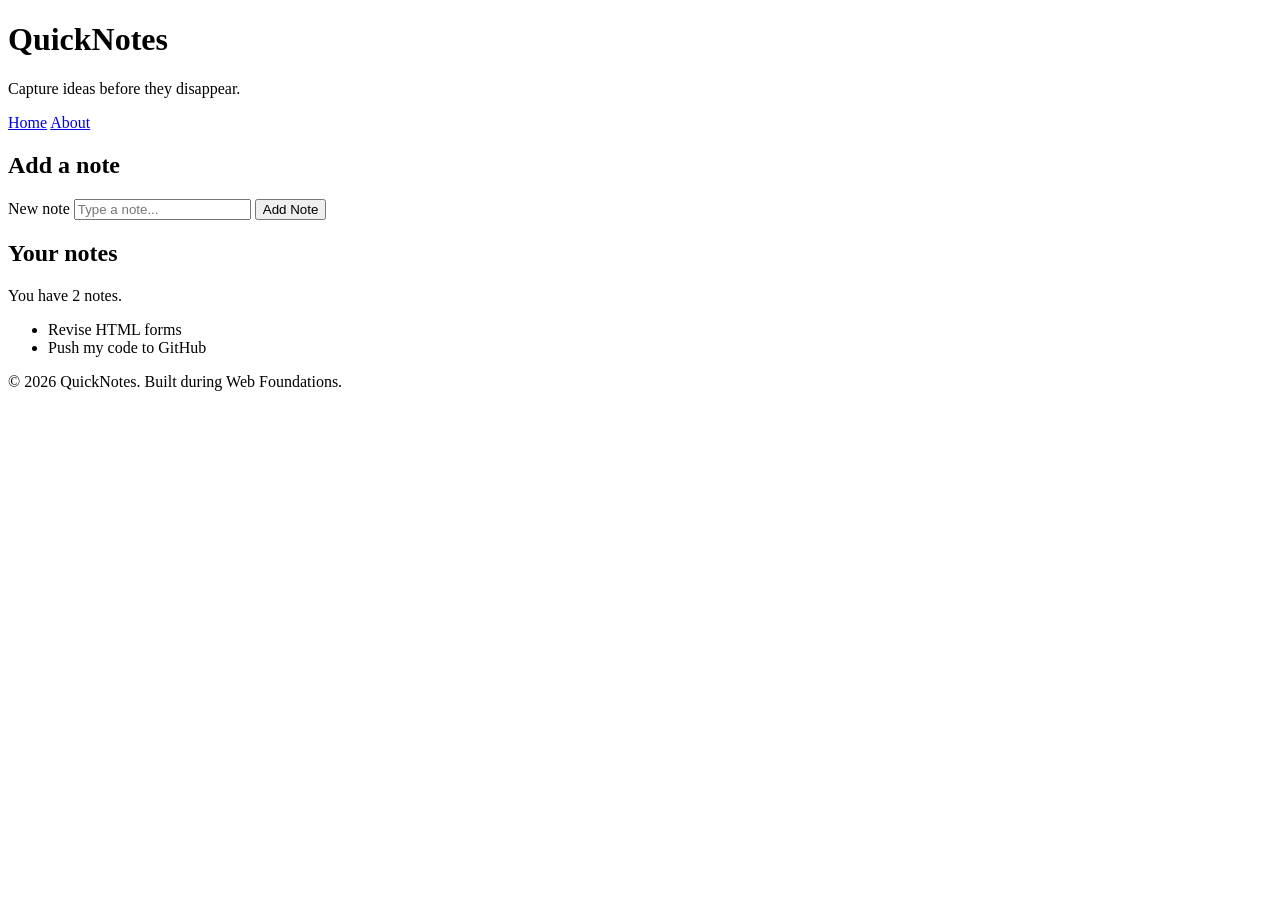
<file: day1/index.html>
<!doctype html>
<html lang="en">
  <head>
    <meta charset="UTF-8" />
    <meta name="viewport" content="width=device-width, initial-scale=1.0" />
    <title>QuickNotes</title>
  </head>
  <body>
    <header>
      <h1>QuickNotes</h1>
      <p>Capture ideas before they disappear.</p>
      <nav>
        <a href="index.html">Home</a>
        <a href="about.html">About</a>
      </nav>
    </header>

    <main>
      <section>
        <h2>Add a note</h2>
        <form id="note-form">
          <label for="note-input">New note</label>
          <input type="text" id="note-input" placeholder="Type a note..." />
          <button type="submit">Add Note</button>
        </form>
      </section>

      <section>
        <h2>Your notes</h2>
        <p id="note-count">You have 2 notes.</p>
        <ul id="notes-list">
          <li>Revise HTML forms</li>
          <li>Push my code to GitHub</li>
        </ul>
      </section>
    </main>

    <footer>
      <p>&copy; 2026 QuickNotes. Built during Web Foundations.</p>
    </footer>
  </body>
</html>
</file>
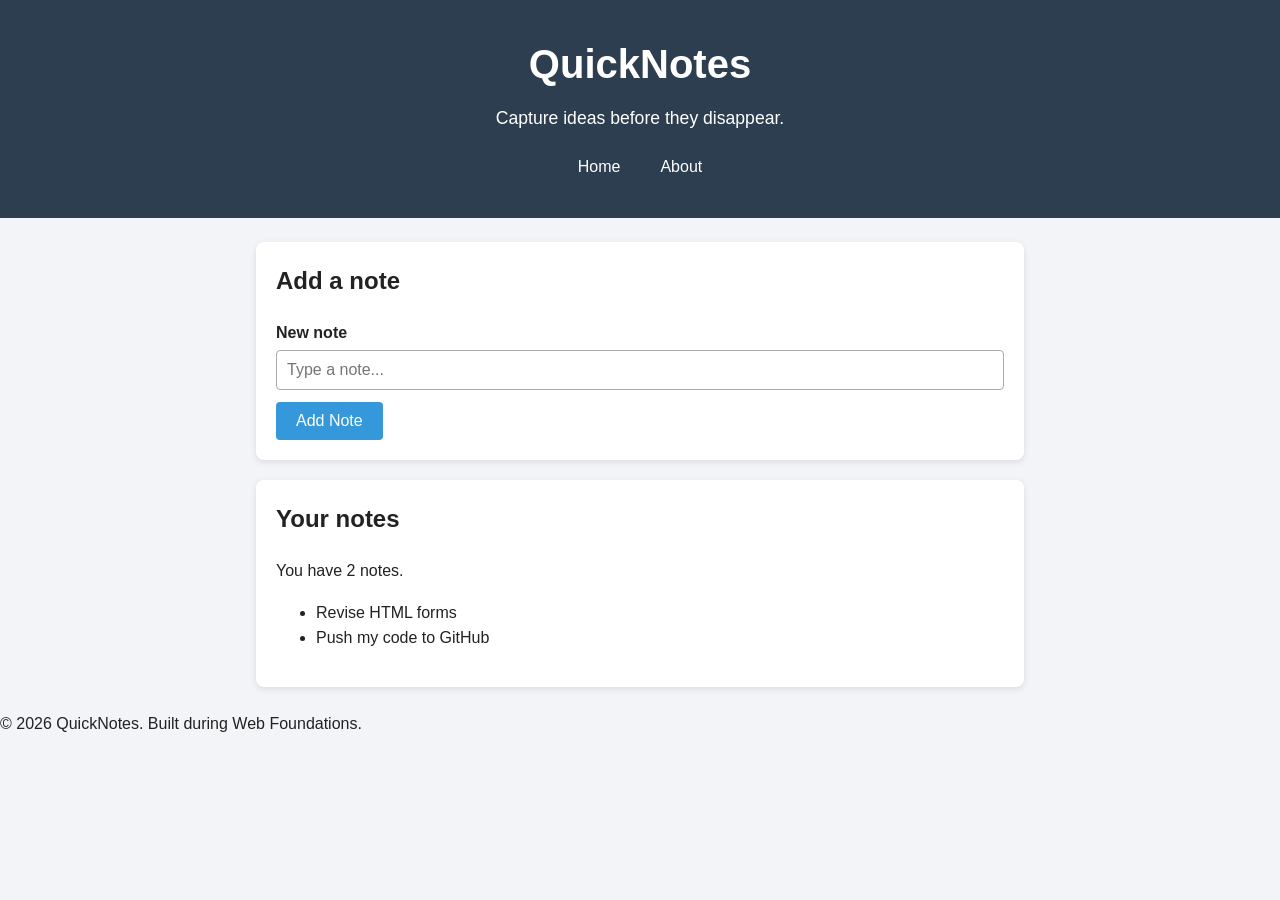
<file: day2/index.html>
<!doctype html>
<html lang="en">
  <head>
    <meta charset="UTF-8" />
    <meta name="viewport" content="width=device-width, initial-scale=1.0" />
    <title>QuickNotes</title>
    <link rel="stylesheet" href="style.css" />
  </head>
  <body>
    <header>
      <h1>QuickNotes</h1>
      <p>Capture ideas before they disappear.</p>
      <nav>
        <a href="index.html">Home</a>
        <a href="about.html">About</a>
      </nav>
    </header>

    <main>
      <section>
        <h2>Add a note</h2>
        <form id="note-form">
          <label for="note-input">New note</label>
          <input type="text" id="note-input" placeholder="Type a note..." />
          <button type="submit">Add Note</button>
        </form>
      </section>

      <section>
        <h2>Your notes</h2>
        <p id="note-count">You have 2 notes.</p>
        <ul id="notes-list">
          <li>Revise HTML forms</li>
          <li>Push my code to GitHub</li>
        </ul>
      </section>
    </main>

    <footer>
      <p>&copy; 2026 QuickNotes. Built during Web Foundations.</p>
    </footer>
  </body>
</html>
</file>
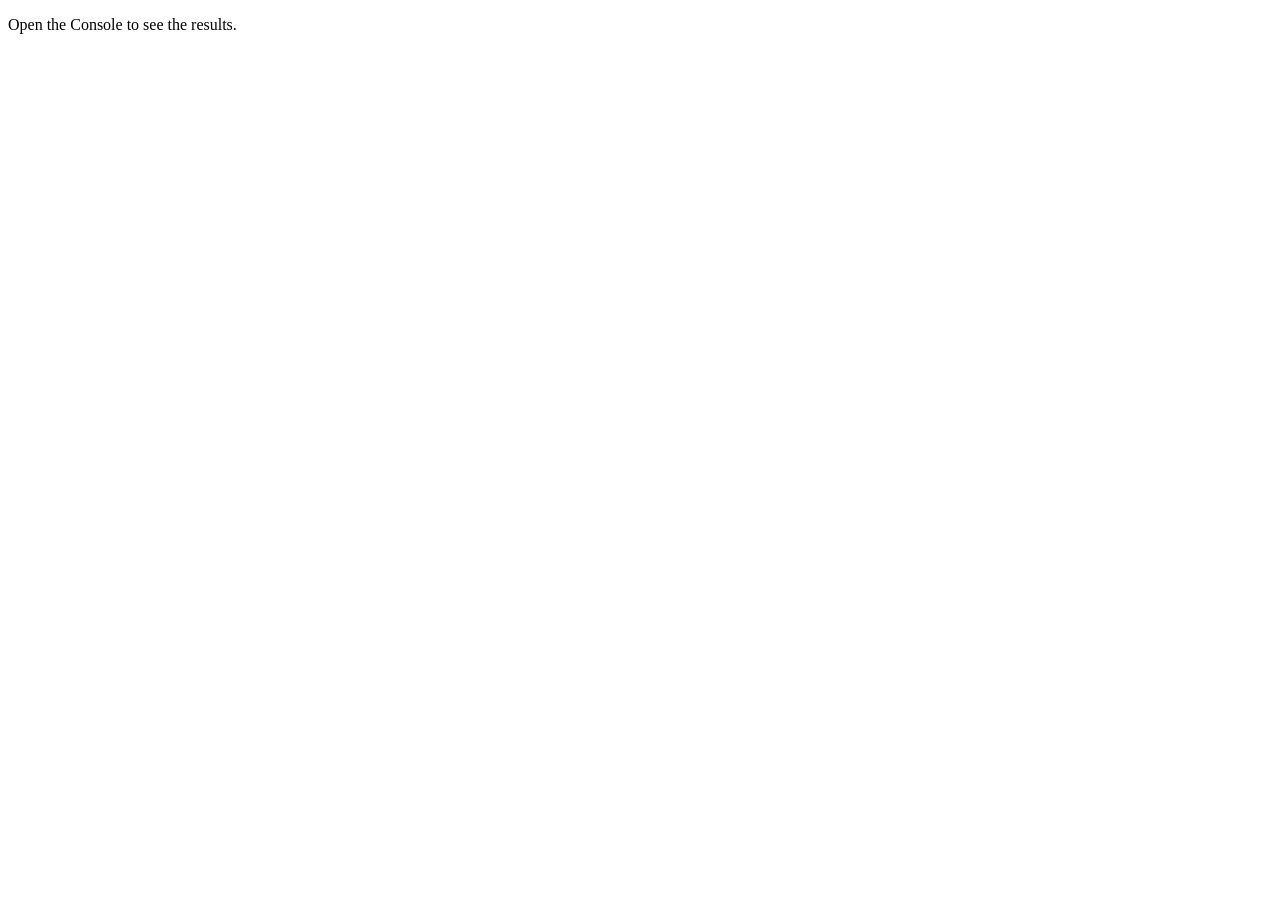
<file: day3/index.html>
<!doctype html>
<html lang="en">
  <head>
    <meta charset="UTF-8" />
    <meta name="viewport" content="width=device-width, initial-scale=1.0" />
    <title>Notes Toolkit</title>
    <script src="script.js" defer></script>
  </head>
  <body>
    <p>Open the Console to see the results.</p>
  </body>
</html>
</file>
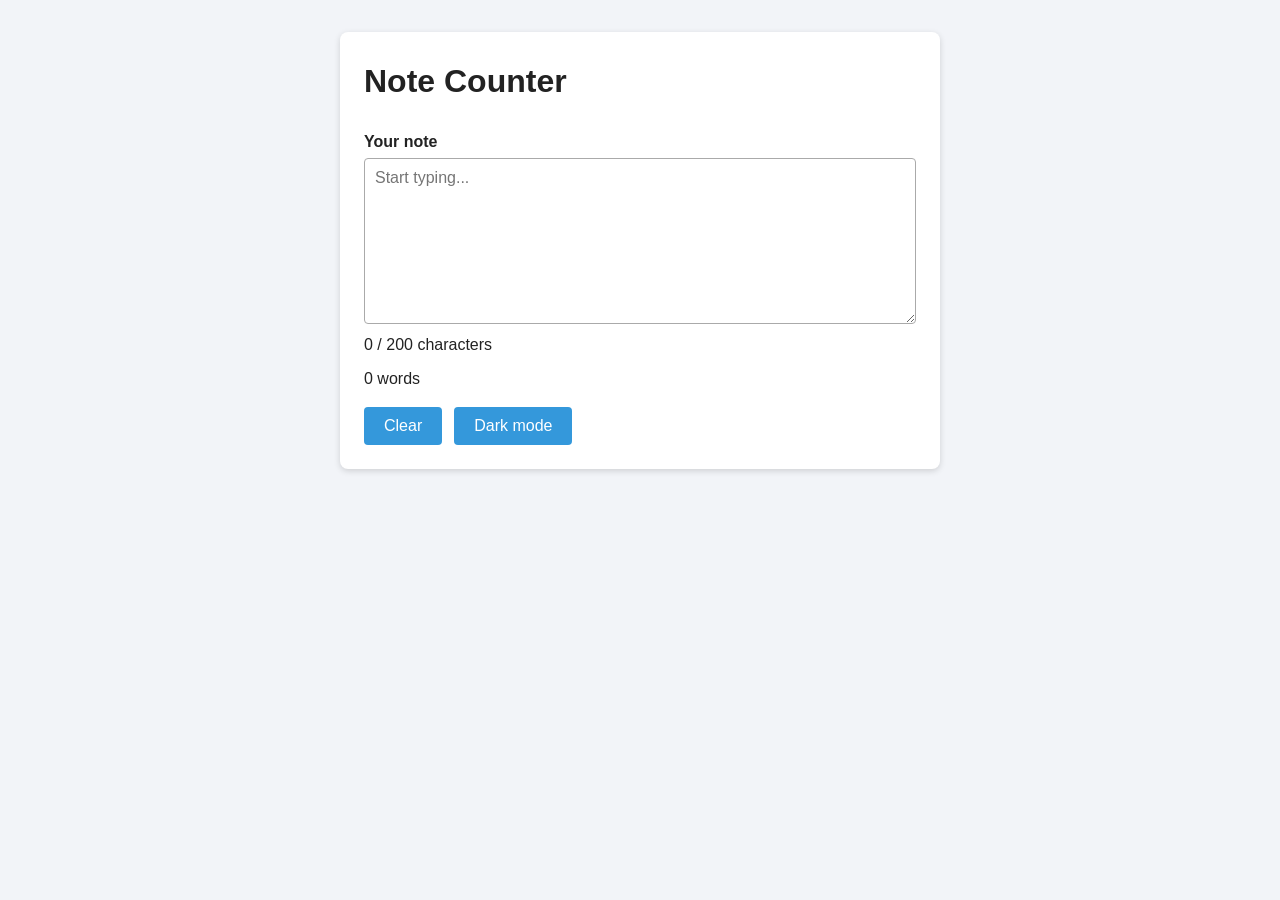
<file: day4/index.html>
<!doctype html>
<html lang="en">
  <head>
    <meta charset="UTF-8" />
    <meta name="viewport" content="width=device-width, initial-scale=1.0" />
    <title>Note Counter</title>
    <link rel="stylesheet" href="style.css" />
    <script src="script.js" defer></script>
  </head>
  <body>
    <main>
      <h1>Note Counter</h1>

      <label for="note-text">Your note</label>
      <textarea
        id="note-text"
        rows="8"
        placeholder="Start typing..."
      ></textarea>

      <p id="char-count">0 / 200 characters</p>
      <p id="word-count">0 words</p>

      <div class="buttons">
        <button id="clear-btn" type="button">Clear</button>
        <button id="theme-toggle" type="button">Dark mode</button>
      </div>
    </main>
  </body>
</html>
</file>
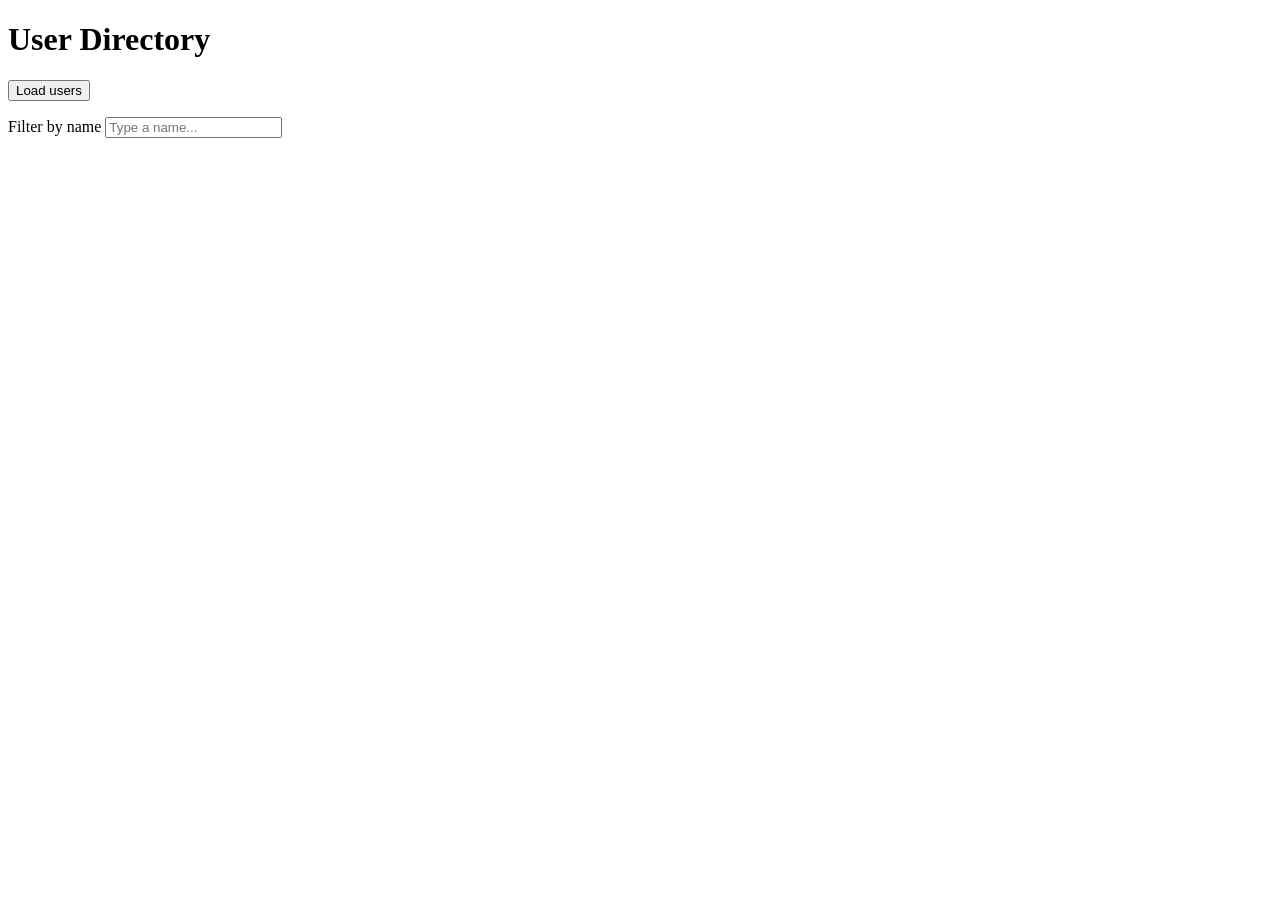
<file: day5/index.html>
<!doctype html>
<html lang="en">
  <head>
    <meta charset="UTF-8" />
    <meta name="viewport" content="width=device-width, initial-scale=1.0" />
    <title>User Directory</title>
    <script src="users.js" defer></script>
  </head>
  <body>
    <h1>User Directory</h1>

    <button id="load-users" type="button">Load users</button>

    <p>
      <label for="filter-input">Filter by name</label>
      <input type="text" id="filter-input" placeholder="Type a name..." />
    </p>

    <p id="status"></p>
    <ul id="users-list"></ul>
  </body>
</html>
</file>
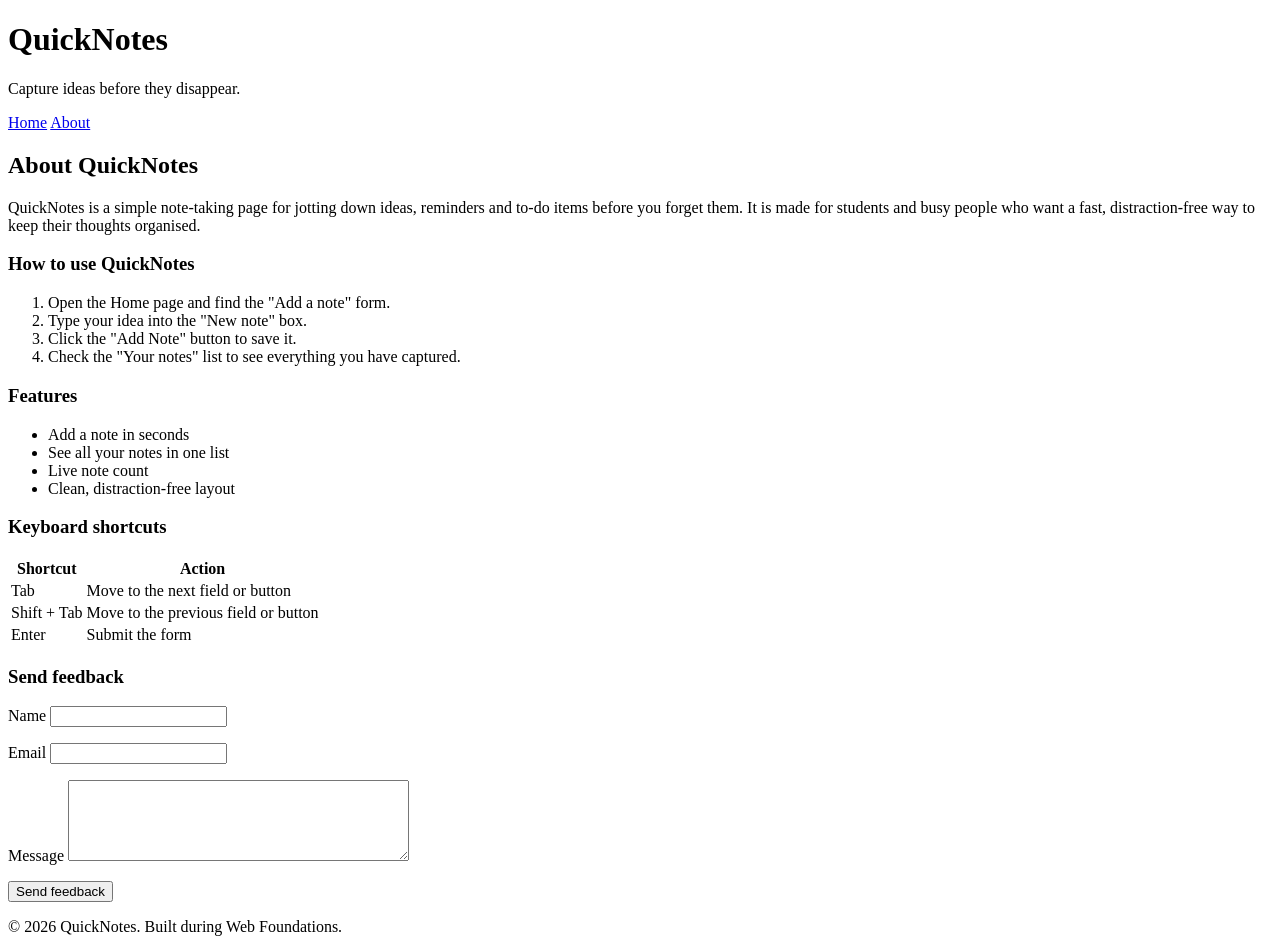
<file: day1/about.html>
<!doctype html>
<html lang="en">
  <head>
    <meta charset="UTF-8" />
    <meta name="viewport" content="width=device-width, initial-scale=1.0" />
    <title>About QuickNotes</title>
  </head>
  <body>
    <header>
      <h1>QuickNotes</h1>
      <p>Capture ideas before they disappear.</p>
      <nav>
        <a href="index.html">Home</a>
        <a href="about.html">About</a>
      </nav>
    </header>

    <main>
      <h2>About QuickNotes</h2>
      <p>
        QuickNotes is a simple note-taking page for jotting down ideas,
        reminders and to-do items before you forget them. It is made for
        students and busy people who want a fast, distraction-free way to keep
        their thoughts organised.
      </p>
      <section>
        <h3>How to use QuickNotes</h3>
        <ol>
          <li>Open the Home page and find the "Add a note" form.</li>
          <li>Type your idea into the "New note" box.</li>
          <li>Click the "Add Note" button to save it.</li>
          <li>
            Check the "Your notes" list to see everything you have captured.
          </li>
        </ol>
      </section>

      <section>
        <h3>Features</h3>
        <ul>
          <li>Add a note in seconds</li>
          <li>See all your notes in one list</li>
          <li>Live note count</li>
          <li>Clean, distraction-free layout</li>
        </ul>
      </section>
      <section>
        <h3>Keyboard shortcuts</h3>
        <table>
          <thead>
            <tr>
              <th>Shortcut</th>
              <th>Action</th>
            </tr>
          </thead>
          <tbody>
            <tr>
              <td>Tab</td>
              <td>Move to the next field or button</td>
            </tr>
            <tr>
              <td>Shift + Tab</td>
              <td>Move to the previous field or button</td>
            </tr>
            <tr>
              <td>Enter</td>
              <td>Submit the form</td>
            </tr>
          </tbody>
        </table>
      </section>
      <section>
        <h3>Send feedback</h3>
        <form action="#" method="post">
          <p>
            <label for="name">Name</label>
            <input type="text" id="name" name="name" required />
          </p>
          <p>
            <label for="email">Email</label>
            <input type="email" id="email" name="email" required />
          </p>
          <p>
            <label for="message">Message</label>
            <textarea
              id="message"
              name="message"
              rows="5"
              cols="40"
              required
            ></textarea>
          </p>
          <button type="submit">Send feedback</button>
        </form>
      </section>
    </main>

    <footer>
      <p>&copy; 2026 QuickNotes. Built during Web Foundations.</p>
    </footer>
  </body>
</html>
</file>
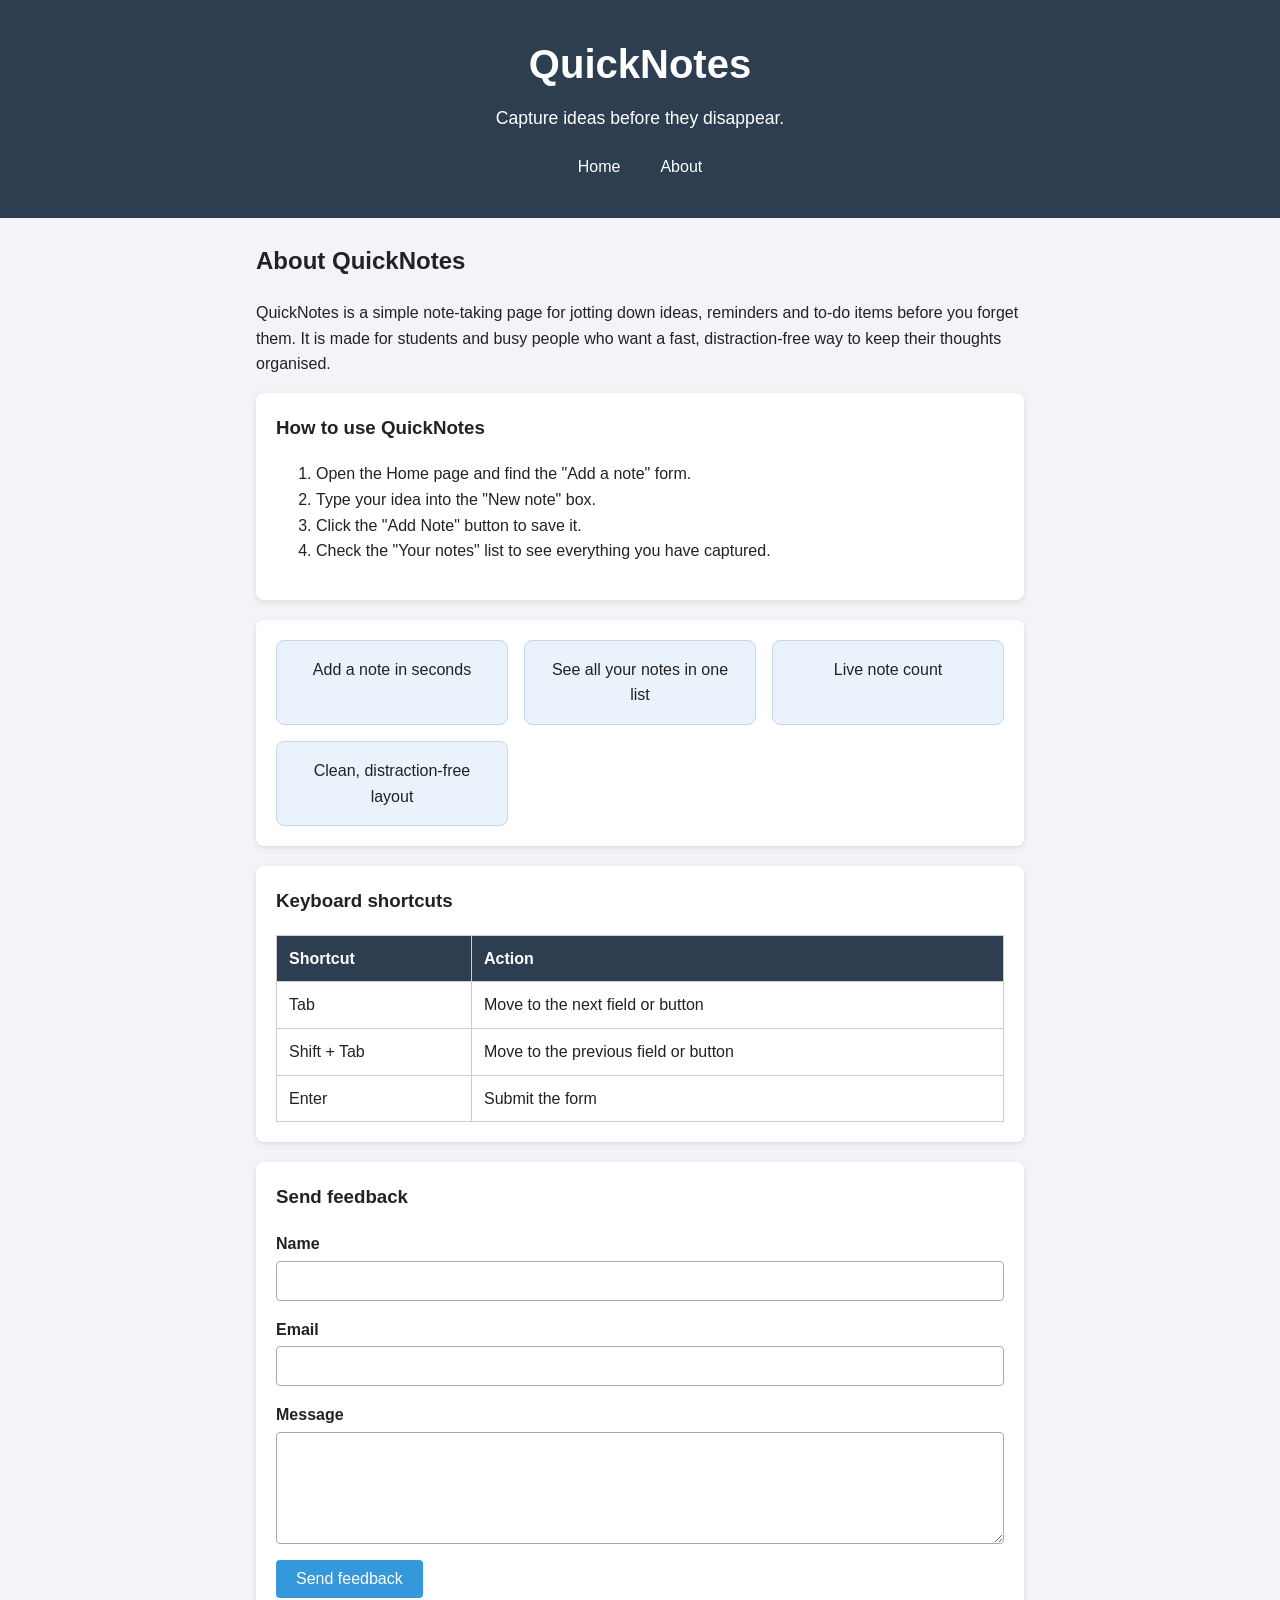
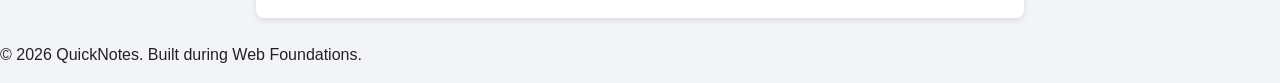
<file: day2/about.html>
<!doctype html>
<html lang="en">
  <head>
    <meta charset="UTF-8" />
    <meta name="viewport" content="width=device-width, initial-scale=1.0" />
    <title>About QuickNotes</title>
    <link rel="stylesheet" href="style.css" />
  </head>
  <body>
    <header>
      <h1>QuickNotes</h1>
      <p>Capture ideas before they disappear.</p>
      <nav>
        <a href="index.html">Home</a>
        <a href="about.html">About</a>
      </nav>
    </header>

    <main>
      <h2>About QuickNotes</h2>
      <p>
        QuickNotes is a simple note-taking page for jotting down ideas,
        reminders and to-do items before you forget them. It is made for
        students and busy people who want a fast, distraction-free way to keep
        their thoughts organised.
      </p>
      <section>
        <h3>How to use QuickNotes</h3>
        <ol>
          <li>Open the Home page and find the "Add a note" form.</li>
          <li>Type your idea into the "New note" box.</li>
          <li>Click the "Add Note" button to save it.</li>
          <li>
            Check the "Your notes" list to see everything you have captured.
          </li>
        </ol>
      </section>

      <section>
        <ul class="features">
          <li>Add a note in seconds</li>
          <li>See all your notes in one list</li>
          <li>Live note count</li>
          <li>Clean, distraction-free layout</li>
        </ul>
      </section>
      <section>
        <h3>Keyboard shortcuts</h3>
        <table>
          <thead>
            <tr>
              <th>Shortcut</th>
              <th>Action</th>
            </tr>
          </thead>
          <tbody>
            <tr>
              <td>Tab</td>
              <td>Move to the next field or button</td>
            </tr>
            <tr>
              <td>Shift + Tab</td>
              <td>Move to the previous field or button</td>
            </tr>
            <tr>
              <td>Enter</td>
              <td>Submit the form</td>
            </tr>
          </tbody>
        </table>
      </section>
      <section>
        <h3>Send feedback</h3>
        <form action="#" method="post">
          <p>
            <label for="name">Name</label>
            <input type="text" id="name" name="name" required />
          </p>
          <p>
            <label for="email">Email</label>
            <input type="email" id="email" name="email" required />
          </p>
          <p>
            <label for="message">Message</label>
            <textarea
              id="message"
              name="message"
              rows="5"
              cols="40"
              required
            ></textarea>
          </p>
          <button type="submit">Send feedback</button>
        </form>
      </section>
    </main>

    <footer>
      <p>&copy; 2026 QuickNotes. Built during Web Foundations.</p>
    </footer>
  </body>
</html>
</file>
<file: day2/style.css>
/* ---------- Reset and base ---------- */
*,
*::before,
*::after {
  box-sizing: border-box;
}

body {
  margin: 0;
  font-family: Arial, Helvetica, sans-serif;
  line-height: 1.6;
  color: #222;
  background-color: #f2f4f8;
}

/* ---------- Header ---------- */
header {
  background-color: #2c3e50;
  color: #fff;
  text-align: center;
  padding: 32px 16px;
}

header h1 {
  margin: 0 0 8px;
  font-size: 2.5rem;
}

header p {
  margin: 0 0 16px;
  font-size: 1.1rem;
}
/* ---------- Navigation ---------- */
nav {
  display: flex;
  justify-content: center;
  gap: 16px;
}

nav a {
  color: #fff;
  text-decoration: none;
  padding: 6px 12px;
  border-radius: 4px;
  transition: background-color 0.3s ease, color 0.3s ease;
}

nav a:hover {
  background-color: #fff;
  color: #2c3e50;
}
/* ---------- Main and section cards ---------- */
main {
  max-width: 800px;
  margin: 24px auto;
  padding: 0 16px;
}

main > h2 {
  margin-top: 0;
}

section {
  background-color: #fff;
  padding: 20px;
  margin-bottom: 20px;
  border-radius: 8px;
  box-shadow: 0 2px 6px rgba(0, 0, 0, 0.1);
}

section h2,
section h3 {
  margin-top: 0;
}
/* ---------- Features grid ---------- */
.features {
  list-style: none;
  margin: 0;
  padding: 0;
  display: grid;
  grid-template-columns: repeat(auto-fit, minmax(180px, 1fr));
  gap: 16px;
}

.features li {
  background-color: #eaf2fb;
  border: 1px solid #c5d8ee;
  border-radius: 8px;
  padding: 16px;
  text-align: center;
}
/* ---------- Table ---------- */
table {
  width: 100%;
  border-collapse: collapse;
}

th,
td {
  border: 1px solid #ccc;
  padding: 10px 12px;
  text-align: left;
}

th {
  background-color: #2c3e50;
  color: #fff;
}
/* ---------- Forms ---------- */
form p {
  margin: 0 0 16px;
}

label {
  display: block;
  margin-bottom: 4px;
  font-weight: bold;
}

input[type="text"],
input[type="email"],
textarea {
  display: block;
  width: 100%;
  padding: 10px;
  font-size: 1rem;
  font-family: inherit;
  border: 1px solid #aaa;
  border-radius: 4px;
}

input[type="text"]:focus,
input[type="email"]:focus,
textarea:focus {
  outline: 2px solid #3498db;
  border-color: #3498db;
}

#note-form input[type="text"] {
  margin-bottom: 12px;
}
/* ---------- Buttons ---------- */
button {
  background-color: #3498db;
  color: #fff;
  border: none;
  padding: 10px 20px;
  font-size: 1rem;
  border-radius: 4px;
  cursor: pointer;
  transition: background-color 0.3s ease, transform 0.2s ease;
}

button:hover {
  background-color: #1f78b4;
  transform: translateY(-2px);
}
/* ---------- Responsive ---------- */
@media (max-width: 600px) {
  header {
    padding: 16px 8px;
  }

  header h1 {
    font-size: 1.6rem;
  }

  header p {
    font-size: 0.95rem;
  }

  section {
    padding: 14px;
  }

  th,
  td {
    padding: 8px;
  }
}
</file>
<file: day4/style.css>
/* ---------- Colour variables ---------- */
:root {
  --bg: #f2f4f8;
  --card-bg: #ffffff;
  --text: #222222;
  --border: #aaaaaa;
  --accent: #3498db;
  --accent-hover: #1f78b4;
  --button-text: #ffffff;
}

body.dark {
  --bg: #121820;
  --card-bg: #1e2733;
  --text: #e8edf2;
  --border: #4a5a6a;
  --accent: #5dade2;
  --accent-hover: #85c1e9;
  --button-text: #121820;
}

/* ---------- Base ---------- */
*,
*::before,
*::after {
  box-sizing: border-box;
}

body {
  margin: 0;
  font-family: Arial, Helvetica, sans-serif;
  line-height: 1.6;
  color: var(--text);
  background-color: var(--bg);
  transition: background-color 0.3s ease, color 0.3s ease;
}

main {
  max-width: 600px;
  margin: 32px auto;
  padding: 24px;
  background-color: var(--card-bg);
  border-radius: 8px;
  box-shadow: 0 2px 6px rgba(0, 0, 0, 0.15);
}

h1 {
  margin-top: 0;
}

label {
  display: block;
  margin-bottom: 4px;
  font-weight: bold;
}

textarea {
  display: block;
  width: 100%;
  padding: 10px;
  font-size: 1rem;
  font-family: inherit;
  color: var(--text);
  background-color: var(--card-bg);
  border: 1px solid var(--border);
  border-radius: 4px;
  resize: vertical;
}

textarea:focus {
  outline: 2px solid var(--accent);
}

/* ---------- Counters ---------- */
#char-count,
#word-count {
  margin: 8px 0;
}

.warning {
  color: orange;
}

.over {
  color: red;
  font-weight: bold;
}

/* ---------- Buttons ---------- */
.buttons {
  display: flex;
  gap: 12px;
  margin-top: 16px;
}

button {
  background-color: var(--accent);
  color: var(--button-text);
  border: none;
  padding: 10px 20px;
  font-size: 1rem;
  border-radius: 4px;
  cursor: pointer;
  transition: background-color 0.3s ease;
}

button:hover {
  background-color: var(--accent-hover);
}
</file>
